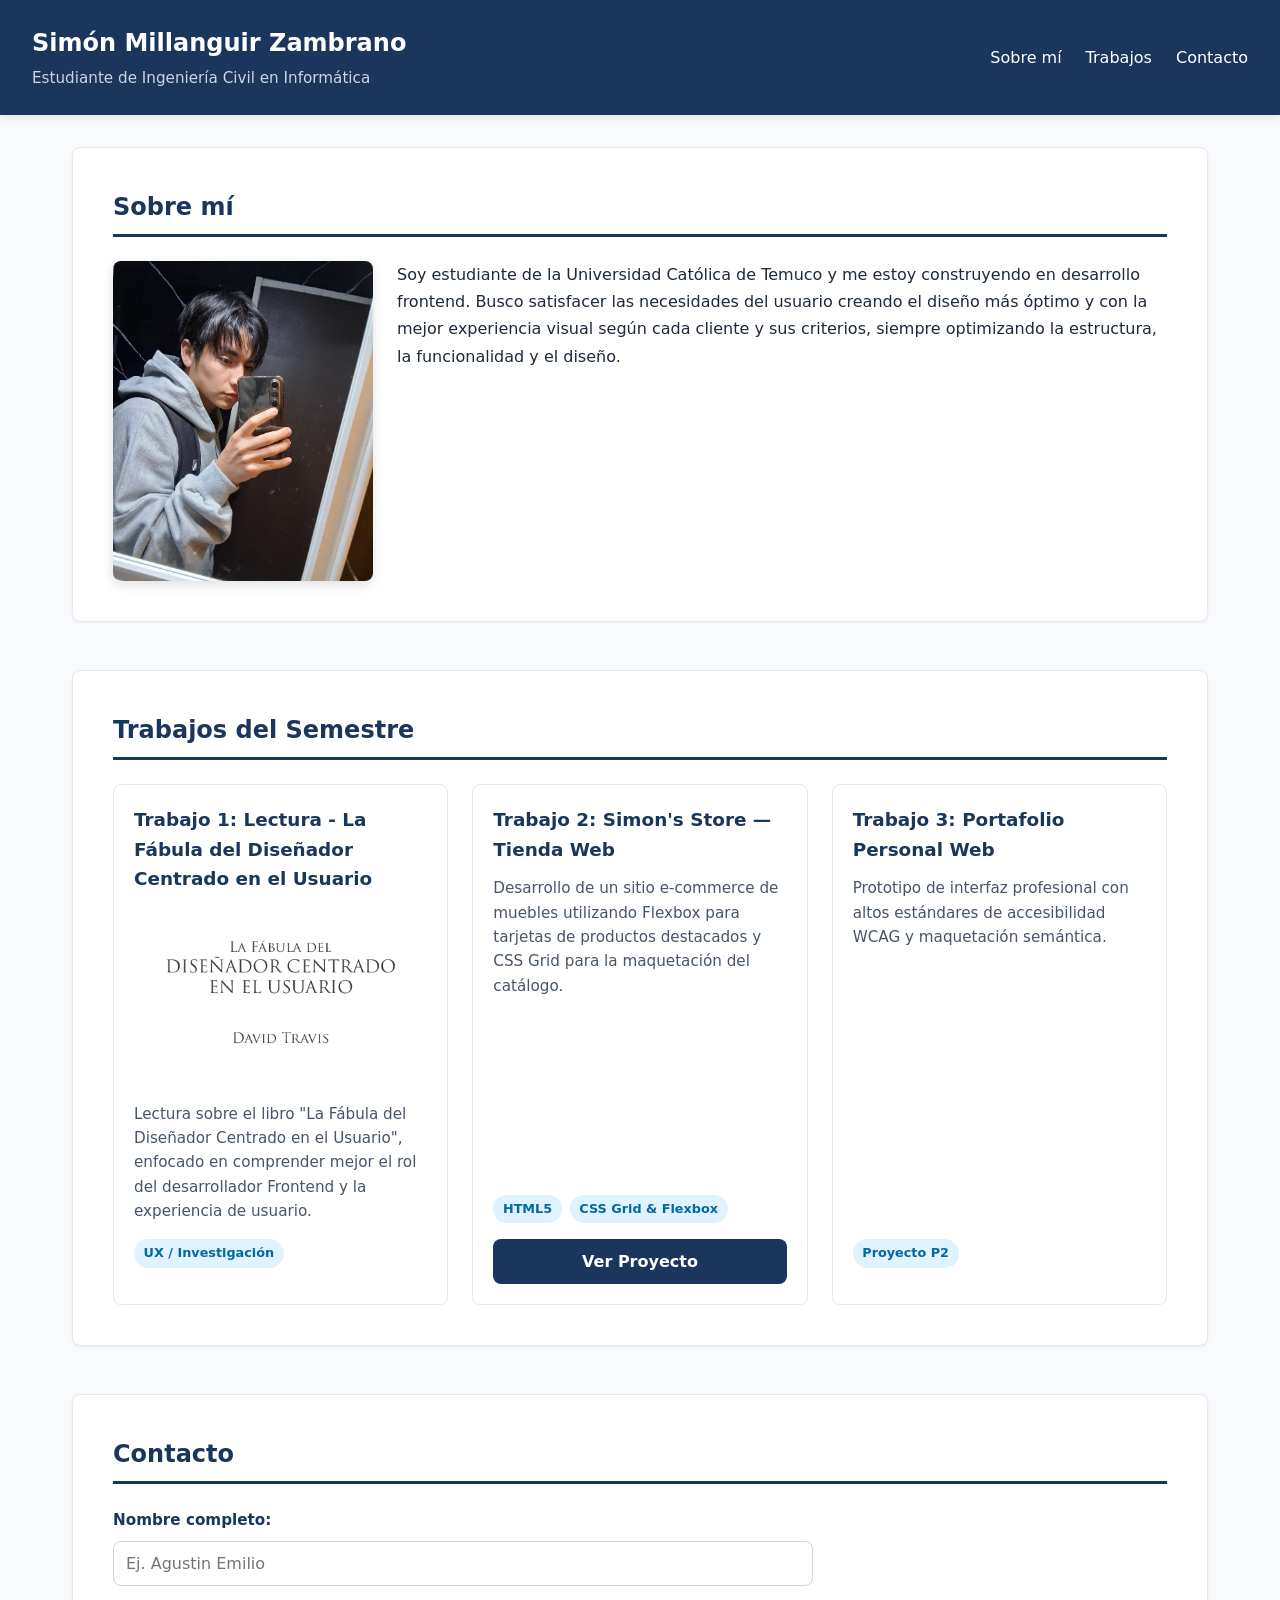
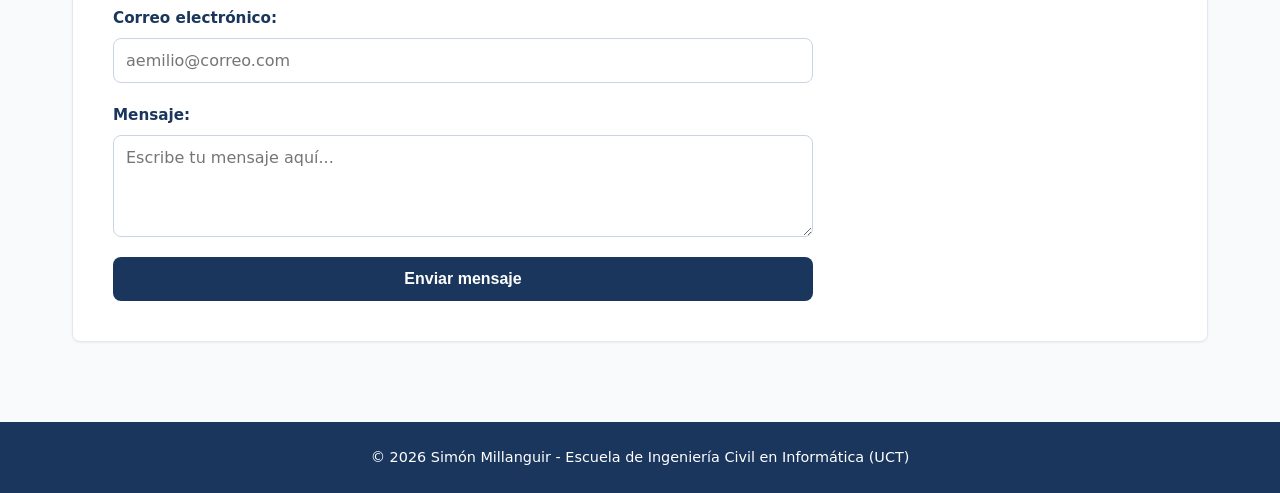
<file: index.html>
<!DOCTYPE html>
<html lang="es">
<head>
    <meta charset="UTF-8">
    <meta name="viewport" content="width=device-width, initial-scale=1.0">
    <title>Portafolio Personal - Simón Millanguir</title>
    <link rel="stylesheet" href="css/style.css">
</head>
<body>
    <header class="header">
        <hgroup class="logo">
            <h1>Simón Millanguir Zambrano</h1>
            <p>Estudiante de Ingeniería Civil en Informática</p>
        </hgroup>
        
        <nav class="nav" aria-label="Navegación principal">
            <ul>
                <li><a href="#sobre-mi">Sobre mí</a></li>
                <li><a href="#trabajos-del-semestre">Trabajos</a></li>
                <li><a href="#contacto">Contacto</a></li>
            </ul>
        </nav>
    </header>

    <main>
        <section id="sobre-mi" class="section sobre-mi">
             <h2>Sobre mí</h2>
         <div class="sobre-mi-contenido">
            <img src="images/perfil.jpg" alt="Fotografía de perfil de Simón Millanguir" class="img-perfil">
            <p>Soy estudiante de la Universidad Católica de Temuco y me estoy construyendo en desarrollo frontend. Busco satisfacer las necesidades del usuario creando el diseño más óptimo y con la mejor experiencia visual según cada cliente y sus criterios, siempre optimizando la estructura, la funcionalidad y el diseño.</p>
         </div>
        </section>

        <section id="trabajos-del-semestre" class="section trabajos">
            <h2>Trabajos del Semestre</h2>
            
            <div class="grid-trabajos">
                <article class="card-trabajos">
                    <h3>Trabajo 1: Lectura - La Fábula del Diseñador Centrado en el Usuario</h3>
                    <img src="images/fabula-disenador.jpg" alt="Portada o ilustración de La Fábula del Diseñador Centrado en el Usuario" class="img-trabajo">
                    <p>Lectura sobre el libro "La Fábula del Diseñador Centrado en el Usuario", enfocado en comprender mejor el rol del desarrollador Frontend y la experiencia de usuario.</p>
                    <ul class="badges" aria-label="Etiquetas del proyecto">
                        <li class="badge">UX / Investigación</li>
                    </ul>
                </article>

                <article class="card-trabajos">
                    <h3>Trabajo 2: Simon's Store — Tienda Web</h3>
                    <p>Desarrollo de un sitio e-commerce de muebles utilizando Flexbox para tarjetas de productos destacados y CSS Grid para la maquetación del catálogo.</p>
                    <ul class="badges" aria-label="Tecnologías utilizadas">
                        <li class="badge">HTML5</li>
                        <li class="badge">CSS Grid & Flexbox</li>
                    </ul>
                    <a href="simons-store/simons-store.html" class="btn-proyecto" target="_blank" rel="noopener noreferrer">Ver Proyecto</a>
                </article>

                <article class="card-trabajos">
                    <h3>Trabajo 3: Portafolio Personal Web</h3>
                    <p>Prototipo de interfaz profesional con altos estándares de accesibilidad WCAG y maquetación semántica.</p>
                    <ul class="badges" aria-label="Etiquetas del proyecto">
                        <li class="badge">Proyecto P2</li>
                    </ul>
                </article>
            </div>
        </section>

        <section id="contacto" class="section contacto">
            <h2>Contacto</h2>
            
            <form id="formContacto" class="form-contacto">
                <p class="form-group">
                    <label for="nombre">Nombre completo:</label>
                    <input type="text" id="nombre" name="nombre" required placeholder="Ej. Agustin Emilio">
                </p>

                <p class="form-group">
                    <label for="email">Correo electrónico:</label>
                    <input type="email" id="email" name="email" required placeholder="aemilio@correo.com">
                </p>

                <p class="form-group">
                    <label for="mensaje">Mensaje:</label>
                    <textarea id="mensaje" name="mensaje" rows="4" required placeholder="Escribe tu mensaje aquí..."></textarea>
                </p>

                <button type="submit" class="btn-submit">Enviar mensaje</button>
            </form>
        </section>
    </main>

    <footer class="footer">
        <p>&copy; 2026 Simón Millanguir - Escuela de Ingeniería Civil en Informática (UCT)</p>
    </footer>

    <script>
        document.getElementById('formContacto').addEventListener('submit', function(event) {
            event.preventDefault(); 
            
            const miCorreo = "smillanguir2026@alu.uct.cl"; 
            const nombre = document.getElementById('nombre').value;
            const emailRemitente = document.getElementById('email').value;
            const mensajeOriginal = document.getElementById('mensaje').value;

            const asunto = encodeURIComponent(`Nuevo mensaje de contacto de ${nombre}`);
            const cuerpo = encodeURIComponent(`De: ${nombre} (${emailRemitente})\n\nMensaje:\n${mensajeOriginal}`);

            const gmailUrl = `https://mail.google.com/mail/?view=cm&fs=1&to=${miCorreo}&su=${asunto}&body=${cuerpo}`;

            window.open(gmailUrl, '_blank', 'noopener,noreferrer');
        });
    </script>
</body>
</html>
</file>
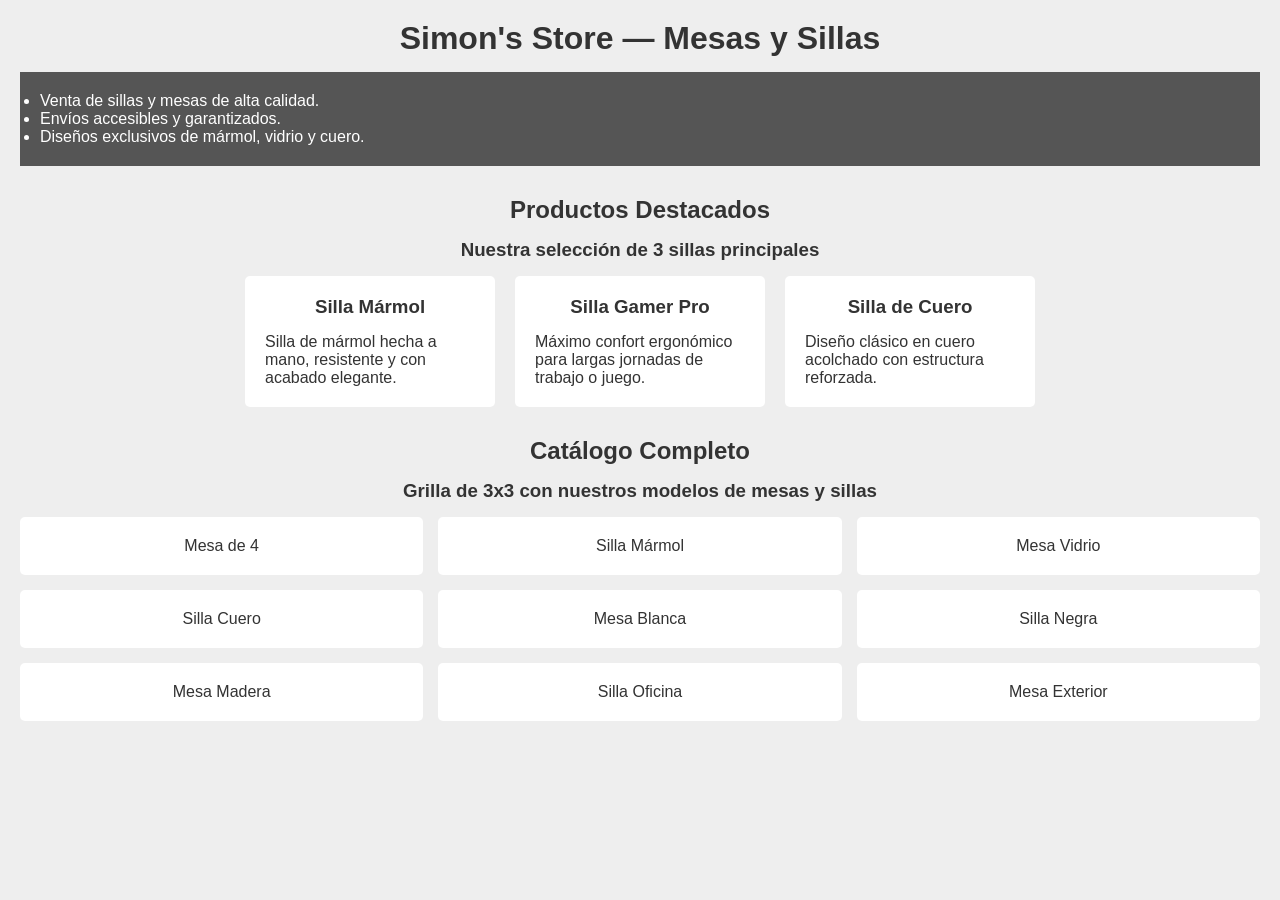
<file: simons-store/simons-store.html>
<!DOCTYPE html>
<html lang="es">
<head>
    <meta charset="UTF-8">
    <meta name="viewport" content="width=device-width, initial-scale=1.0">
    <title>Simon's Store — Mesas y Sillas</title>
    <link rel="stylesheet" href="simons-store.style.css">
</head>
<body>

    
    <h1> Simon's Store — Mesas y Sillas</h1>

    
    <ul>
        <li>Venta de sillas y mesas de alta calidad.</li>
        <li>Envíos accesibles y garantizados.</li>
        <li>Diseños exclusivos de mármol, vidrio y cuero.</li>
    </ul>

    
    <h2>Productos Destacados </h2>
    <h3>Nuestra selección de 3 sillas principales</h3>

    
    <div class="tarjetas">
        <div class="tarjeta">
            <h3>Silla Mármol</h3>
            <p>Silla de mármol hecha a mano, resistente y con acabado elegante.</p>
        </div>
        <div class="tarjeta">
            <h3>Silla Gamer Pro</h3>
            <p>Máximo confort ergonómico para largas jornadas de trabajo o juego.</p>
        </div>
        <div class="tarjeta">
            <h3>Silla de Cuero</h3>
            <p>Diseño clásico en cuero acolchado con estructura reforzada.</p>
        </div>
    </div>

    
    <h2>Catálogo Completo </h2>
    <h3>Grilla de 3x3 con nuestros modelos de mesas y sillas</h3>

    
    <div class="grilla">
        <div class="celda">Mesa de 4</div>
        <div class="celda">Silla Mármol</div>
        <div class="celda">Mesa Vidrio</div>
        <div class="celda">Silla Cuero</div>
        <div class="celda">Mesa Blanca</div>
        <div class="celda">Silla Negra</div>
        <div class="celda">Mesa Madera</div>
        <div class="celda">Silla Oficina</div>
        <div class="celda">Mesa Exterior</div>
    </div>

</body>
</html>
</file>
<file: css/style.css>
:root {
    /* Paleta de colores */
    --color-primary: #1a365d;
    --color-primary-hover: #2b6cb0;
    --color-accent: #0056b3;
    --color-bg-light: #f8fafc;
    --color-card-bg: #ffffff;
    --color-text-main: #1e293b;
    --color-text-muted: #475569;
    --color-border: #e2e8f0;
    
    /* Tipografía y Espaciado */
    --font-main: system-ui, -apple-system, BlinkMacSystemFont, 'Segoe UI', Roboto, Oxygen, Ubuntu, Cantarell, sans-serif;
    --max-width-site: 1200px;
    --border-radius: 8px;
    --transition-fast: 0.2s ease-in-out;
}

*, *::before, *::after {
    box-sizing: border-box;
    margin: 0;
    padding: 0;
}

html {
    scroll-behavior: smooth;
    font-size: 100%;
}

body {
    font-family: var(--font-main);
    line-height: 1.6;
    color: var(--color-text-main);
    background-color: var(--color-bg-light);
    display: flex;
    flex-direction: column;
    min-height: 100vh;
}

/* Foco visible navegable por teclado */
a:focus-visible, 
button:focus-visible, 
input:focus-visible, 
textarea:focus-visible {
    outline: 3px solid var(--color-accent);
    outline-offset: 3px;
}

/* ENCABEZADO Y NAVEGACIÓN */
.header {
    background-color: var(--color-primary);
    color: #ffffff;
    padding: 1.5rem 1rem;
    box-shadow: 0 2px 10px rgba(0, 0, 0, 0.1);
}

.logo h1 {
    font-size: 1.5rem;
    font-weight: 700;
    margin-bottom: 0.25rem;
}

.logo p {
    font-size: 0.95rem;
    color: #cbd5e1;
}

.nav {
    margin-top: 1rem;
}

.nav ul {
    list-style: none;
    display: flex;
    flex-direction: column;
    gap: 0.75rem;
}

.nav a {
    color: #ffffff;
    text-decoration: none;
    font-weight: 500;
    padding: 0.5rem 0;
    display: block;
    transition: color var(--transition-fast);
}

.nav a:hover,
.nav a:focus {
    color: #93c5fd;
    text-decoration: underline;
}

/* ESTRUCTURA PRINCIPAL */
main {
    flex: 1;
    width: 100%;
    max-width: var(--max-width-site);
    margin: 0 auto;
    padding: 1.5rem 1rem;
}

.section {
    margin-bottom: 3rem;
    background-color: var(--color-card-bg);
    padding: 1.5rem;
    border-radius: var(--border-radius);
    border: 1px solid var(--color-border);
    box-shadow: 0 1px 3px rgba(0, 0, 0, 0.05);
}

.section h2 {
    font-size: 1.5rem;
    color: var(--color-primary);
    border-bottom: 3px solid var(--color-primary);
    padding-bottom: 0.5rem;
    margin-bottom: 1.5rem;
}

/* SECCIÓN SOBRE MÍ */
.sobre-mi-contenido {
    display: flex;
    flex-direction: column;
    align-items: center;
    gap: 1.5rem;
}

.img-perfil {
    width: 100%;
    max-width: 260px;
    height: 320px;
    object-fit: cover;
    object-position: center top;
    border-radius: var(--border-radius);
    box-shadow: 0 4px 12px rgba(0, 0, 0, 0.12);
}

.sobre-mi-contenido p {
    font-size: 1rem;
    color: var(--color-text-main);
    line-height: 1.7;
}

/* SECCIÓN "TRABAJOS DEL SEMESTRE" */
.grid-trabajos {
    display: grid;
    grid-template-columns: 1fr; 
    gap: 1.5rem;
}

.card-trabajos {
    background-color: var(--color-card-bg);
    border: 1px solid var(--color-border);
    border-radius: var(--border-radius);
    padding: 1.25rem;
    display: flex;
    flex-direction: column;
    justify-content: space-between;
    transition: transform var(--transition-fast), box-shadow var(--transition-fast);
}

.card-trabajos:hover {
    transform: translateY(-4px);
    box-shadow: 0 6px 16px rgba(0, 0, 0, 0.08);
}

.card-trabajos h3 {
    font-size: 1.15rem;
    color: var(--color-primary);
    margin-bottom: 0.75rem;
}

.img-trabajo {
    width: 100%;
    height: 180px;
    object-fit: cover;
    border-radius: calc(var(--border-radius) - 2px);
    margin-bottom: 1rem;
}

.card-trabajos p {
    font-size: 0.95rem;
    color: var(--color-text-muted);
    margin-bottom: 1rem;
    flex-grow: 1;
}

/* Badges / Etiquetas */
.badges {
    display: flex;
    flex-wrap: wrap;
    gap: 0.5rem;
    margin-bottom: 1rem;
}

.badge {
    background-color: #e0f2fe;
    color: #0369a1;
    font-size: 0.8rem;
    font-weight: 600;
    padding: 0.25rem 0.6rem;
    border-radius: 20px;
    display: inline-block;
}

/* Botón de proyectos */
.btn-proyecto {
    display: inline-block;
    text-align: center;
    background-color: var(--color-primary);
    color: #ffffff;
    padding: 0.6rem 1rem;
    border-radius: var(--border-radius);
    text-decoration: none;
    font-weight: 600;
    transition: background-color var(--transition-fast);
    margin-top: auto;
}

.btn-proyecto:hover,
.btn-proyecto:focus {
    background-color: var(--color-primary-hover);
}

/* SECCIÓN CONTACTO */
.form-contacto {
    display: flex;
    flex-direction: column;
    gap: 1.25rem;
}

.form-group {
    display: flex;
    flex-direction: column;
    gap: 0.5rem;
}

.form-group label {
    font-weight: 600;
    color: var(--color-primary);
    font-size: 0.95rem;
}

.form-group input,
.form-group textarea {
    width: 100%;
    padding: 0.75rem;
    border: 1px solid #cbd5e1;
    border-radius: var(--border-radius);
    font-family: inherit;
    font-size: 1rem;
    color: var(--color-text-main);
    background-color: #ffffff;
}

.form-group input:hover,
.form-group textarea:hover {
    border-color: #94a3b8;
}

.btn-submit {
    background-color: var(--color-primary);
    color: #ffffff;
    padding: 0.8rem 1.5rem;
    border: none;
    border-radius: var(--border-radius);
    font-size: 1rem;
    font-weight: 600;
    cursor: pointer;
    transition: background-color var(--transition-fast);
}

.btn-submit:hover,
.btn-submit:focus {
    background-color: var(--color-primary-hover);
}

/* PIE DE PÁGINA */
.footer {
    background-color: var(--color-primary);
    color: #ffffff;
    text-align: center;
    padding: 1.5rem 1rem;
    margin-top: auto;
    font-size: 0.9rem;
}

/* MEDIA QUERIES */


@media (min-width: 768px) {
    .header {
        display: flex;
        justify-content: space-between;
        align-items: center;
        padding: 1.5rem 2rem;
    }

    .nav {
        margin-top: 0;
    }

    .nav ul {
        flex-direction: row;
        gap: 1.5rem;
    }

    main {
        padding: 2rem;
    }

    .sobre-mi-contenido {
        flex-direction: row;
        align-items: flex-start;
    }

    .img-perfil {
        margin: 0;
        flex-shrink: 0;
    }

    .grid-trabajos {
        grid-template-columns: repeat(2, 1fr);
    }
}


@media (min-width: 1024px) {
    .grid-trabajos {
        grid-template-columns: repeat(3, 1fr);
    }

    .section {
        padding: 2.5rem;
    }

    .form-contacto {
        max-width: 700px;
    }
}
</file>
<file: simons-store/simons-store.style.css>
* {
    box-sizing: border-box;
    margin: 0;
    padding: 0;
}

body {
    font-family: Arial, sans-serif;
    color: #333;
    background-color: #eee;
    margin: 20px;
}

h1, h2, h3 {
    text-align: center;
    margin-bottom: 15px;
}

ul {
    background: #555;
    color: #fff;
    padding: 20px;
    margin-bottom: 30px;
}

.tarjetas {
    display: flex;
    justify-content: center;
    gap: 20px;
    margin-bottom: 30px;
}

.tarjeta {
    background-color: #fff;
    padding: 20px;
    width: 250px;
    border-radius: 5px;
    transition: transform 0.2s;
}

.tarjeta:hover {
    transform: scale(1.05);
}

.grilla {
    display: grid;
    grid-template-columns: repeat(3, 1fr);
    gap: 15px;
    margin-bottom: 30px;
}

.celda {
    background-color: #fff;
    padding: 20px;
    text-align: center;
    border-radius: 5px;
    transition: transform 0.2s;
}

.celda:hover {
    transform: scale(1.05);
    background-color: #ddd;
}

button {
    padding: 10px 15px;
    background-color: #333;
    color: #fff;
    border: none;
    border-radius: 5px;
    cursor: pointer;
    transition: transform 0.2s;
}

button:hover {
    transform: scale(1.1);
}
</file>
